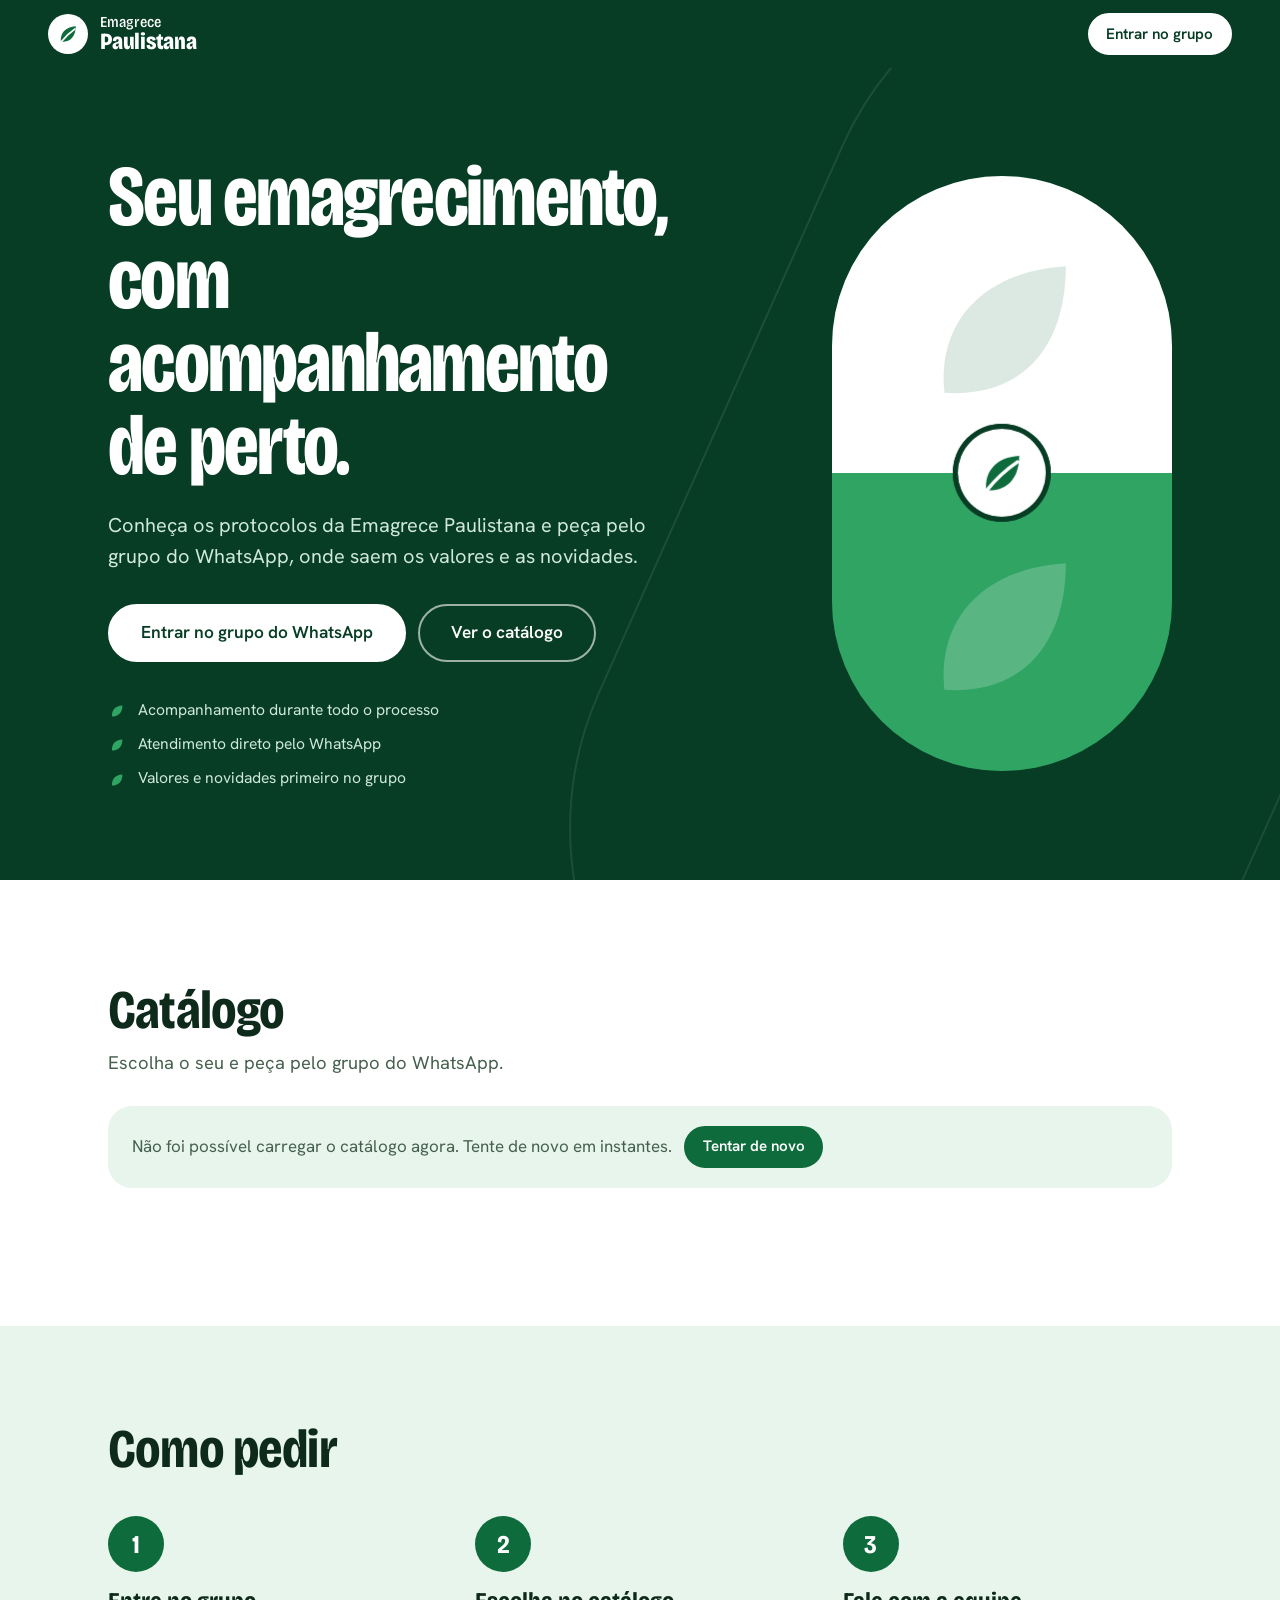
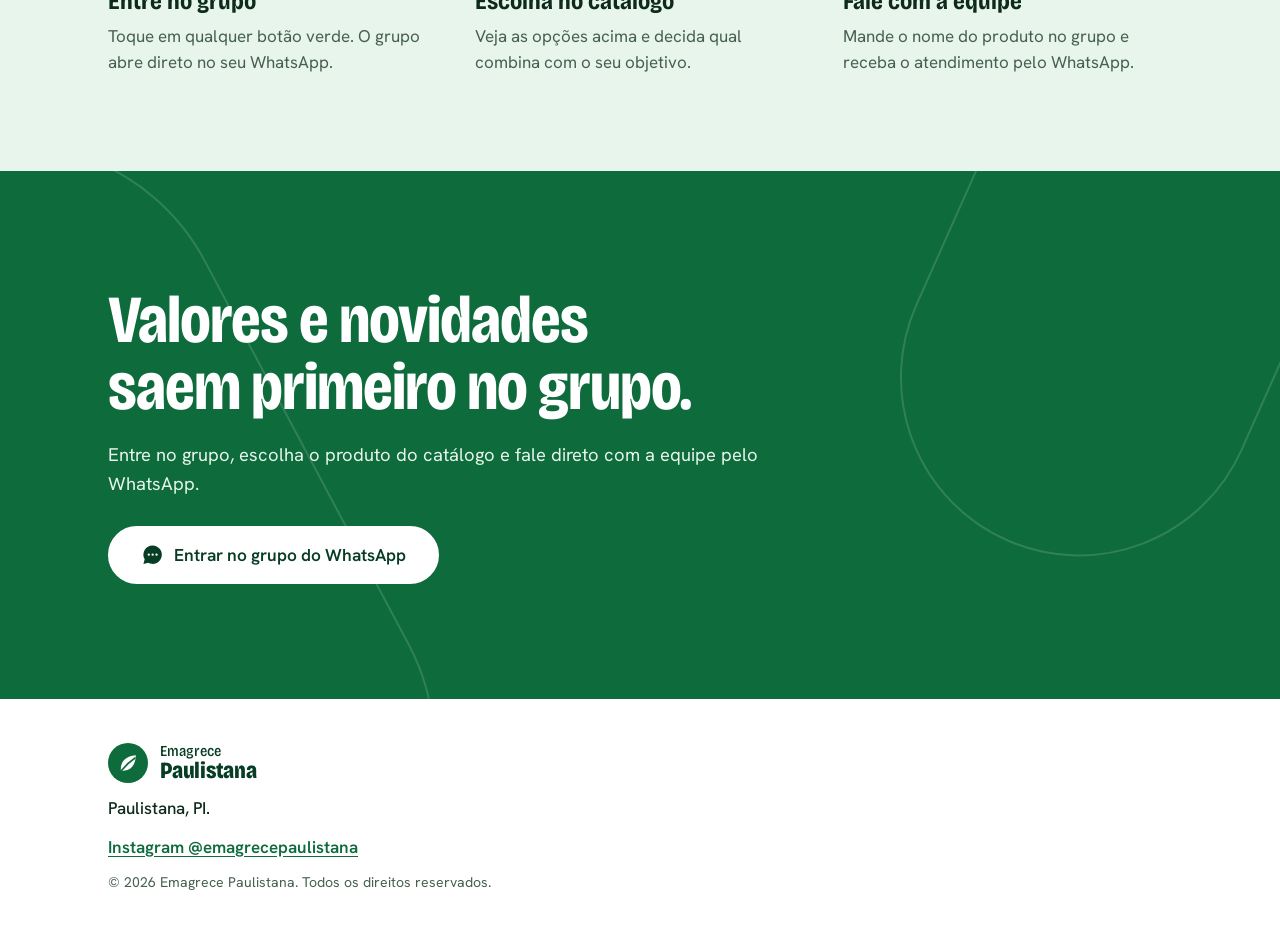
<file: index.html>
<!doctype html>
<html lang="pt-BR">
<head>
  <meta charset="utf-8">
  <meta name="viewport" content="width=device-width, initial-scale=1">
  <title>Emagrece Paulistana | Catálogo e grupo no WhatsApp</title>
  <meta name="description" content="Catálogo da Emagrece Paulistana (Paulistana, PI). Veja os protocolos e peça pelo nosso grupo no WhatsApp, onde saem os valores e as novidades.">
  <meta name="theme-color" content="#073D24">

  <meta property="og:type" content="website">
  <meta property="og:locale" content="pt_BR">
  <meta property="og:site_name" content="Emagrece Paulistana">
  <meta property="og:title" content="Emagrece Paulistana | Catálogo e grupo no WhatsApp">
  <meta property="og:description" content="Veja o catálogo e peça pelo nosso grupo no WhatsApp.">
  <meta property="og:url" content="https://emagrece-paulistana.github.io/">
  <meta property="og:image" content="https://emagrece-paulistana.github.io/assets/og-image.png">
  <meta property="og:image:width" content="1200">
  <meta property="og:image:height" content="630">
  <meta name="twitter:card" content="summary_large_image">

  <link rel="icon" href="assets/favicon.svg" type="image/svg+xml">
  <link rel="apple-touch-icon" href="assets/apple-touch-icon.png">

  <link rel="preload" href="assets/fonts/bricolage.woff2" as="font" type="font/woff2" crossorigin>
  <link rel="stylesheet" href="style.css">

  <script type="application/ld+json">
  {
    "@context": "https://schema.org",
    "@type": "Organization",
    "name": "Emagrece Paulistana",
    "url": "https://emagrece-paulistana.github.io/",
    "description": "Catálogo de protocolos e suplementos da Emagrece Paulistana, com valores e novidades no grupo do WhatsApp.",
    "address": { "@type": "PostalAddress", "addressLocality": "Paulistana", "addressRegion": "PI", "addressCountry": "BR" },
    "sameAs": ["https://www.instagram.com/emagrecepaulistana"]
  }
  </script>
</head>
<body>
  <svg width="0" height="0" style="position:absolute" aria-hidden="true" focusable="false">
    <symbol id="folha" viewBox="0 0 40 40"><path d="M9 32C7.5 19 16 9 32 8c0 15-8 25-23 24z"/></symbol>
    <symbol id="zap" viewBox="0 0 24 24"><path fill-rule="evenodd" d="M12 2.5a9.5 9.5 0 0 0-8.2 14.3L2.5 21.5l4.800-1.200A9.500 9.500 0 1 0 12 2.500zM6.800 12a1.200 1.200 0 1 0 2.400 0 1.200 1.200 0 1 0-2.400 0zm4 0a1.200 1.200 0 1 0 2.400 0 1.200 1.200 0 1 0-2.400 0zm4 0a1.200 1.200 0 1 0 2.400 0 1.200 1.200 0 1 0-2.400 0z"/></symbol>
  </svg>

  <a class="skip" href="#catalogo">Pular para o catálogo</a>

  <header class="top">
    <a class="brand" href="#inicio">
      <svg class="brand__mark" viewBox="0 0 40 40" aria-hidden="true" focusable="false">
        <circle cx="20" cy="20" r="20" fill="#fff"/>
        <use href="#folha" x="7" y="7" width="26" height="26" fill="#0E6B3C"/>
        <path d="M13 28c4-5 8-9 14-13" stroke="#fff" stroke-width="1.6" fill="none" stroke-linecap="round"/>
      </svg>
      <span class="brand__text"><span>Emagrece</span><strong>Paulistana</strong></span>
    </a>
    <a class="btn btn--light btn--sm" data-group-link href="#grupo">Entrar no grupo</a>
  </header>

  <main>
    <section class="hero" id="inicio">
      <div class="hero__in">
        <div class="hero__copy">
          <h1 data-s="hero_title">Seu emagrecimento, com acompanhamento de perto.</h1>
          <p class="hero__lead" data-s="hero_text">Conheça os protocolos da Emagrece Paulistana e peça pelo grupo do WhatsApp, onde saem os valores e as novidades.</p>
          <div class="hero__actions">
            <a class="btn btn--light btn--xl" data-group-link href="#grupo">Entrar no grupo do WhatsApp</a>
            <a class="btn btn--ghost btn--xl" href="#catalogo">Ver o catálogo</a>
          </div>
          <ul class="hero__facts">
            <li>Acompanhamento durante todo o processo</li>
            <li>Atendimento direto pelo WhatsApp</li>
            <li>Valores e novidades primeiro no grupo</li>
          </ul>
        </div>

        <div class="capsule" id="capsula" aria-hidden="true">
          <div class="capsule__half capsule__half--top"></div>
          <div class="capsule__half capsule__half--bottom"></div>
          <svg class="capsule__seal" viewBox="0 0 40 40" focusable="false">
            <circle cx="20" cy="20" r="20" fill="#fff"/>
            <use href="#folha" x="7" y="7" width="26" height="26" fill="#0E6B3C"/>
            <path d="M13 28c4-5 8-9 14-13" stroke="#fff" stroke-width="1.6" fill="none" stroke-linecap="round"/>
          </svg>
        </div>
      </div>
    </section>

    <section class="catalog" id="catalogo" aria-labelledby="catalogo-titulo">
      <div class="wrap">
        <div class="catalog__head">
          <h2 id="catalogo-titulo">Catálogo</h2>
          <p>Escolha o seu e peça pelo grupo do WhatsApp.</p>
        </div>
        <p class="catalog__status" id="status" role="status">Carregando o catálogo...</p>
        <ul class="grid" id="produtos"></ul>
        <noscript><p class="catalog__status">Ative o JavaScript do navegador para ver o catálogo.</p></noscript>
      </div>
    </section>

    <section class="steps" aria-labelledby="passos-titulo">
      <div class="wrap">
        <h2 id="passos-titulo">Como pedir</h2>
        <ol class="steps__list">
          <li>
            <span class="steps__n" aria-hidden="true">1</span>
            <h3>Entre no grupo</h3>
            <p>Toque em qualquer botão verde. O grupo abre direto no seu WhatsApp.</p>
          </li>
          <li>
            <span class="steps__n" aria-hidden="true">2</span>
            <h3>Escolha no catálogo</h3>
            <p>Veja as opções acima e decida qual combina com o seu objetivo.</p>
          </li>
          <li>
            <span class="steps__n" aria-hidden="true">3</span>
            <h3>Fale com a equipe</h3>
            <p>Mande o nome do produto no grupo e receba o atendimento pelo WhatsApp.</p>
          </li>
        </ol>
      </div>
    </section>

    <section class="vip" id="grupo">
      <div class="wrap vip__in">
        <h2 data-s="group_title">Valores e novidades saem primeiro no grupo.</h2>
        <p data-s="group_text">Entre no grupo, escolha o produto do catálogo e fale direto com a equipe pelo WhatsApp.</p>
        <a class="btn btn--light btn--xl" data-group-link href="#grupo">
          <svg class="ico" aria-hidden="true" focusable="false"><use href="#zap"/></svg>
          Entrar no grupo do WhatsApp
        </a>
      </div>
    </section>
  </main>

  <footer class="foot">
    <div class="wrap foot__in">
      <a class="brand brand--dark" href="#inicio">
        <svg class="brand__mark" viewBox="0 0 40 40" aria-hidden="true" focusable="false">
          <circle cx="20" cy="20" r="20" fill="#0E6B3C"/>
          <use href="#folha" x="7" y="7" width="26" height="26" fill="#fff"/>
          <path d="M13 28c4-5 8-9 14-13" stroke="#0E6B3C" stroke-width="1.6" fill="none" stroke-linecap="round"/>
        </svg>
        <span class="brand__text"><span>Emagrece</span><strong>Paulistana</strong></span>
      </a>
      <p class="foot__note" data-s="footer_note">Paulistana, PI.</p>
      <p><a id="instagram" href="https://www.instagram.com/emagrecepaulistana" target="_blank" rel="noopener">Instagram @emagrecepaulistana</a></p>
      <p class="foot__legal">&copy; 2026 Emagrece Paulistana. Todos os direitos reservados.</p>
    </div>
  </footer>

  <a class="float" id="flutuante" data-group-link href="#grupo">
    <svg class="ico" aria-hidden="true" focusable="false"><use href="#zap"/></svg>
    Entrar no grupo do WhatsApp
  </a>

  <div class="toast" role="status" hidden></div>
  <script src="script.js" defer></script>
</body>
</html>
</file>
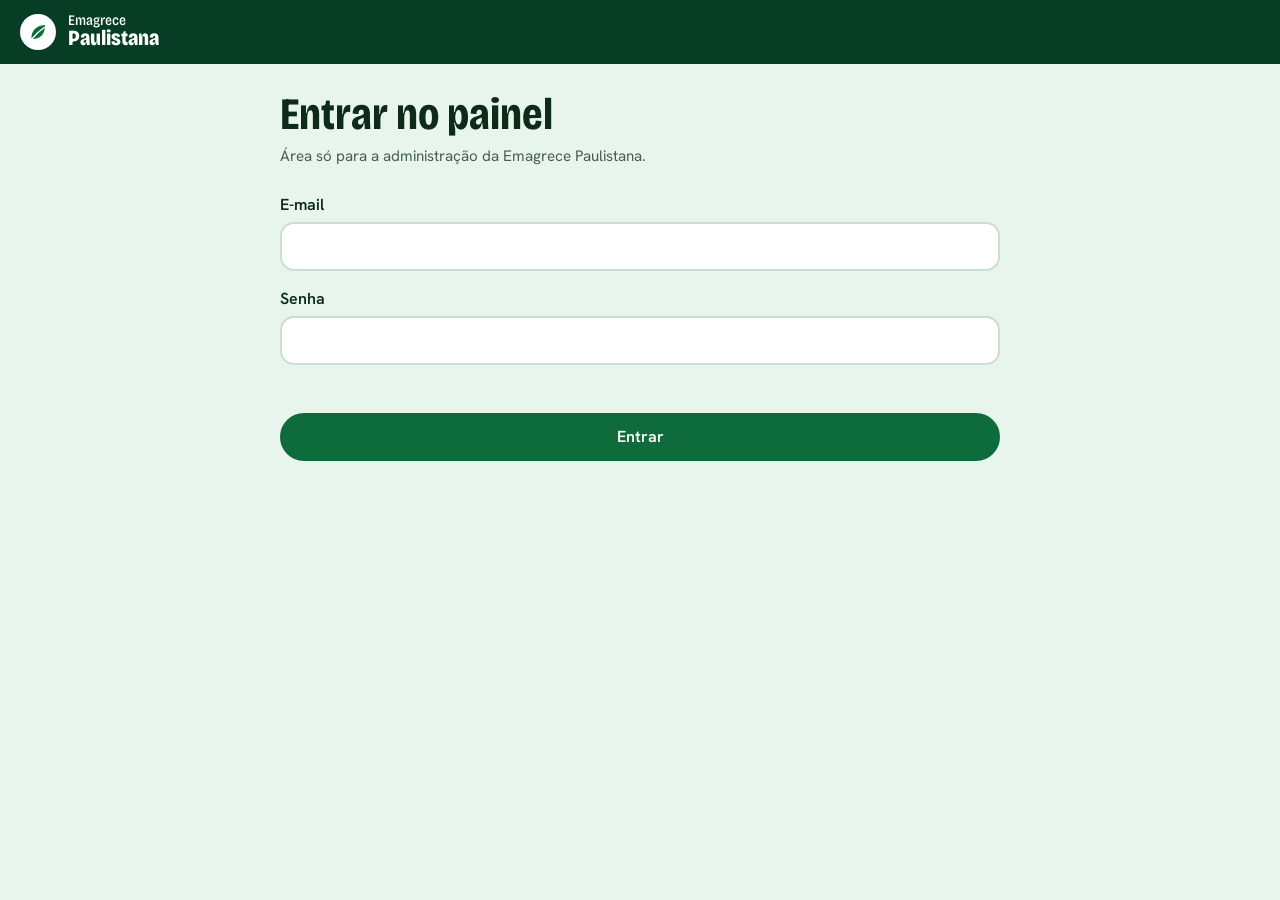
<file: admin/index.html>
<!doctype html>
<html lang="pt-BR">
<head>
  <meta charset="utf-8">
  <meta name="viewport" content="width=device-width, initial-scale=1">
  <title>Painel | Emagrece Paulistana</title>
  <meta name="robots" content="noindex, nofollow">
  <meta name="theme-color" content="#073D24">
  <link rel="icon" href="../assets/favicon.svg" type="image/svg+xml">
  <link rel="stylesheet" href="admin.css">
</head>
<body>
  <header class="bar">
    <span class="brand">
      <svg class="brand__mark" viewBox="0 0 40 40" aria-hidden="true" focusable="false">
        <circle cx="20" cy="20" r="20" fill="#fff"/>
        <path fill="#0E6B3C" d="M9 32C7.5 19 16 9 32 8c0 15-8 25-23 24z" transform="translate(7 7) scale(.65)"/>
        <path d="M13 28c4-5 8-9 14-13" stroke="#fff" stroke-width="1.6" fill="none" stroke-linecap="round"/>
      </svg>
      <span class="brand__text"><span>Emagrece</span><strong>Paulistana</strong></span>
    </span>
    <button type="button" class="btn btn--ghost btn--sm" id="sair" hidden>Sair</button>
  </header>

  <main class="wrap">
    <p id="carregando" role="status">Carregando...</p>

    <section id="sem-banco" hidden>
      <h1>Painel ainda não conectado</h1>
      <p class="hint">O banco de dados do site ainda não foi configurado. Peça a quem montou o site para concluir a configuração (passo a passo no README do projeto).</p>
    </section>

    <section id="login" hidden aria-labelledby="login-titulo">
      <h1 id="login-titulo">Entrar no painel</h1>
      <p class="hint">Área só para a administração da Emagrece Paulistana.</p>
      <form id="login-form" class="stack" autocomplete="on">
        <label for="l-email">E-mail</label>
        <input id="l-email" type="email" autocomplete="username" required>
        <label for="l-senha">Senha</label>
        <input id="l-senha" type="password" autocomplete="current-password" required>
        <p class="erro" id="login-erro" role="alert"></p>
        <button type="submit" class="btn" id="login-btn">Entrar</button>
      </form>
    </section>

    <section id="painel" hidden>
      <div class="tabs" role="tablist" aria-label="Áreas do painel">
        <button type="button" role="tab" id="tab-produtos" aria-selected="true" aria-controls="aba-produtos">Produtos</button>
        <button type="button" role="tab" id="tab-info" aria-selected="false" aria-controls="aba-info" tabindex="-1">Informações do site</button>
      </div>

      <div id="aba-produtos" role="tabpanel" aria-labelledby="tab-produtos">
        <div class="head">
          <h1>Produtos</h1>
          <button type="button" class="btn" id="novo">Novo produto</button>
        </div>
        <p class="hint">A ordem desta lista é a ordem do site. Produto escondido não aparece para os clientes.</p>
        <p class="msg" id="msg" role="status"></p>
        <ol class="lista" id="lista"></ol>
      </div>

      <div id="aba-info" role="tabpanel" aria-labelledby="tab-info" hidden>
        <h1>Informações do site</h1>
        <p class="hint">Mudou aqui, muda no site na hora. Campo vazio volta ao texto padrão.</p>
        <form id="info-form" class="stack" novalidate>
          <label for="i-grupo">Link do grupo do WhatsApp</label>
          <input id="i-grupo" type="url" inputmode="url" maxlength="300" placeholder="https://chat.whatsapp.com/...">
          <p class="hint">Todos os botões do site levam para este link. No WhatsApp: abra o grupo, toque em "Convidar via link" e copie.</p>

          <h2>Topo do site</h2>
          <label for="i-titulo">Título</label>
          <input id="i-titulo" maxlength="120">
          <label for="i-texto">Texto abaixo do título</label>
          <textarea id="i-texto" rows="3" maxlength="240"></textarea>

          <div class="foto">
            <div class="foto__box foto__box--capsula">
              <img id="i-prev" alt="" hidden>
              <span id="i-vazio">Sem foto</span>
            </div>
            <div class="foto__acoes">
              <input id="i-foto" type="file" accept="image/*" class="visually-hidden">
              <label class="btn btn--sm" for="i-foto">Escolher foto do topo</label>
              <button type="button" class="btn btn--ghost-dark btn--sm" id="i-remover" hidden>Tirar foto</button>
              <p class="hint">Aparece dentro da cápsula, em pé. Sem foto, fica o desenho padrão.</p>
            </div>
          </div>

          <h2>Bloco do grupo</h2>
          <label for="i-gtitulo">Título</label>
          <input id="i-gtitulo" maxlength="120">
          <label for="i-gtexto">Texto</label>
          <textarea id="i-gtexto" rows="3" maxlength="240"></textarea>

          <h2>Rodapé</h2>
          <label for="i-insta">Instagram (sem o @)</label>
          <input id="i-insta" maxlength="60" autocapitalize="none" placeholder="emagrecepaulistana">
          <label for="i-rodape">Cidade, horário ou outro aviso</label>
          <input id="i-rodape" maxlength="160">

          <p class="erro" id="i-erro" role="alert"></p>
          <p class="msg" id="i-msg" role="status"></p>
          <button type="submit" class="btn" id="i-salvar">Salvar informações</button>
        </form>
      </div>

      <p class="rodape"><a href="../">Ver o site</a></p>
    </section>
  </main>

  <dialog id="dlg" aria-labelledby="dlg-titulo">
    <form id="form" class="stack" novalidate>
      <h2 id="dlg-titulo">Novo produto</h2>

      <div class="foto">
        <div class="foto__box">
          <img id="f-prev" alt="" hidden>
          <span id="f-vazio">Sem foto</span>
        </div>
        <div class="foto__acoes">
          <input id="f-foto" type="file" accept="image/*" class="visually-hidden">
          <label class="btn btn--sm" for="f-foto">Escolher foto</label>
          <button type="button" class="btn btn--ghost-dark btn--sm" id="f-remover" hidden>Tirar foto</button>
        </div>
      </div>

      <label for="f-nome">Nome do produto</label>
      <input id="f-nome" maxlength="120" required>

      <label for="f-desc">Descrição (opcional)</label>
      <textarea id="f-desc" rows="3" maxlength="300"></textarea>

      <div class="duas">
        <div>
          <label for="f-preco">Preço (R$)</label>
          <input id="f-preco" inputmode="decimal" placeholder="Ex.: 270,00">
        </div>
        <div>
          <label for="f-promo">Preço promocional (R$)</label>
          <input id="f-promo" inputmode="decimal" placeholder="Ex.: 240,00">
        </div>
      </div>
      <p class="hint">Sem preço, o cartão mostra "Consulte no grupo". Com promoção, o preço normal aparece riscado.</p>

      <label class="check"><input id="f-ativo" type="checkbox" checked> Mostrar este produto no site</label>

      <p class="erro" id="f-erro" role="alert"></p>
      <div class="botoes">
        <button type="button" class="btn btn--ghost-dark" id="f-cancelar">Cancelar</button>
        <button type="submit" class="btn" id="f-salvar">Salvar</button>
      </div>
    </form>
  </dialog>

  <script src="admin.js" defer></script>
</body>
</html>
</file>
<file: style.css>
/* Emagrece Paulistana — verde e branco, tema cápsula, catálogo em primeiro plano */

@font-face {
  font-family: "Bricolage Grotesque";
  src: url(assets/fonts/bricolage.woff2) format("woff2");
  font-weight: 200 800;
  font-stretch: 75% 100%;
  font-display: swap;
}
@font-face {
  font-family: "Hanken Grotesk";
  src: url(assets/fonts/hanken.woff2) format("woff2");
  font-weight: 400 600;
  font-display: swap;
}

:root {
  --folha: #0e6b3c;
  --folha-escura: #0a5430;
  --mata: #073d24;
  --viva: #2fa463;
  --menta: #e8f5ec;
  --menta-2: #cfe8d8;
  --branco: #fff;
  --tinta: #0d2a1b;
  --cinza: #46604f;
  --display: "Bricolage Grotesque", "Arial Narrow", system-ui, sans-serif;
  --texto: "Hanken Grotesk", system-ui, -apple-system, "Segoe UI", sans-serif;
  --gutter: clamp(20px, 5vw, 48px);
}

*, *::before, *::after { box-sizing: border-box; }
[hidden] { display: none !important; }
html { scroll-behavior: smooth; scroll-padding-top: 76px; -webkit-text-size-adjust: 100%; }
body {
  margin: 0;
  background: var(--branco);
  color: var(--tinta);
  font-family: var(--texto);
  font-size: 1.0625rem;
  line-height: 1.55;
}
h1, h2, h3, p, ul, ol { margin: 0; }
ul, ol { padding: 0; list-style: none; }
img, svg { display: block; max-width: 100%; }
a { color: inherit; }

:focus-visible { outline: 3px solid var(--viva); outline-offset: 3px; }
.hero :focus-visible, .vip :focus-visible, .top :focus-visible, .float:focus-visible { outline-color: var(--branco); }

.sr, .visually-hidden {
  position: absolute; width: 1px; height: 1px; overflow: hidden; clip-path: inset(50%); white-space: nowrap;
}
.skip {
  position: absolute; left: 12px; top: -60px; z-index: 50;
  padding: 10px 16px; border-radius: 999px; background: var(--branco); color: var(--mata); font-weight: 600;
}
.skip:focus { top: 12px; }

.wrap { width: 100%; max-width: 1160px; margin-inline: auto; padding-inline: var(--gutter); }
.ico { width: 1.35em; height: 1.35em; flex: none; fill: currentColor; }

/* ---------- botões (formato cápsula) ---------- */
.btn {
  display: inline-flex; align-items: center; justify-content: center; gap: 0.55em;
  min-height: 48px; padding: 0.7em 1.5em;
  border: 2px solid var(--folha); border-radius: 999px;
  background: var(--folha); color: var(--branco);
  font: 600 1rem/1.1 var(--texto); text-align: center; text-decoration: none; cursor: pointer;
  transition: background-color 0.15s, color 0.15s, border-color 0.15s;
}
.btn:hover { background: var(--mata); border-color: var(--mata); }
.btn--sm { min-height: 42px; padding: 0.5em 1.1em; font-size: 0.95rem; }
.btn--xl { min-height: 58px; padding: 0.8em 1.8em; font-size: 1.08rem; }
.btn--light { background: var(--branco); border-color: var(--branco); color: var(--mata); }
.btn--light:hover { background: var(--menta); border-color: var(--menta); color: var(--mata); }
.btn--ghost { background: transparent; border-color: rgba(255, 255, 255, 0.6); color: var(--branco); }
.btn--ghost:hover { background: rgba(255, 255, 255, 0.12); border-color: var(--branco); }
.btn--block { width: 100%; }

/* ---------- topo ---------- */
.top {
  position: sticky; top: 0; z-index: 20;
  display: flex; align-items: center; justify-content: space-between; gap: 12px;
  min-height: 68px; padding: 8px var(--gutter);
  background: var(--mata); color: var(--branco);
}
.brand { display: inline-flex; align-items: center; gap: 12px; text-decoration: none; }
.brand__mark { width: 40px; height: 40px; flex: none; }
.brand__text { display: flex; flex-direction: column; line-height: 1; font-family: var(--display); }
.brand__text span { font-size: 0.95rem; font-weight: 500; font-stretch: 85%; }
.brand__text strong { font-size: 1.45rem; font-weight: 800; font-stretch: 80%; letter-spacing: -0.01em; }
.brand--dark { color: var(--mata); }

/* ---------- hero ---------- */
.hero { position: relative; overflow: hidden; background: var(--mata); color: var(--branco); }
.hero::before {
  /* cápsula grande de contorno, só decoração */
  content: ""; position: absolute; right: -6%; top: -18%;
  width: 52%; aspect-ratio: 1 / 1.9; border-radius: 999px;
  border: 2px solid rgba(255, 255, 255, 0.09); transform: rotate(24deg); pointer-events: none;
}
.hero__in {
  position: relative; display: grid; grid-template-columns: minmax(0, 1.2fr) minmax(0, 0.8fr);
  gap: clamp(32px, 6vw, 72px); align-items: center;
  max-width: 1160px; margin-inline: auto;
  padding: clamp(40px, 7vw, 88px) var(--gutter) clamp(48px, 7vw, 96px);
}
h1 {
  font-family: var(--display);
  font-size: clamp(2.7rem, 7vw, 5.4rem);
  font-weight: 700; font-stretch: 78%;
  line-height: 0.96; letter-spacing: -0.02em;
  text-wrap: balance;
}
.hero__lead { max-width: 34em; margin-top: 22px; font-size: clamp(1.08rem, 2vw, 1.25rem); color: var(--menta-2); }
.hero__actions { display: flex; flex-wrap: wrap; gap: 12px; margin-top: 32px; }
.hero__facts { display: grid; gap: 10px; margin-top: 36px; color: var(--menta-2); font-size: 0.98rem; }
.hero__facts li { position: relative; padding-left: 30px; }
.hero__facts li::before {
  content: ""; position: absolute; left: 0; top: 0.28em; width: 18px; height: 18px;
  background: var(--viva);
  -webkit-mask: url("data:image/svg+xml,%3Csvg xmlns='http://www.w3.org/2000/svg' viewBox='0 0 40 40'%3E%3Cpath d='M9 32C7.5 19 16 9 32 8c0 15-8 25-23 24z'/%3E%3C/svg%3E") center / contain no-repeat;
  mask: url("data:image/svg+xml,%3Csvg xmlns='http://www.w3.org/2000/svg' viewBox='0 0 40 40'%3E%3Cpath d='M9 32C7.5 19 16 9 32 8c0 15-8 25-23 24z'/%3E%3C/svg%3E") center / contain no-repeat;
}

/* cápsula: dois meios que se encaixam ao abrir a página; com foto, a foto ocupa a cápsula inteira */
.capsule {
  position: relative; justify-self: end; width: min(100%, 340px); aspect-ratio: 1 / 1.75;
  border-radius: 999px; overflow: hidden; background: var(--folha);
}
.capsule__half { position: absolute; left: 0; right: 0; height: 50%; }
.capsule__half--top { top: 0; background: var(--branco); animation: cap-top 0.9s cubic-bezier(0.2, 0.8, 0.2, 1) both; }
.capsule__half--bottom { bottom: 0; background: var(--viva); animation: cap-bottom 0.9s cubic-bezier(0.2, 0.8, 0.2, 1) both; }
.capsule__half--top::after, .capsule__half--bottom::after {
  content: ""; position: absolute; inset: 0; opacity: 0.14;
  background: url("data:image/svg+xml,%3Csvg xmlns='http://www.w3.org/2000/svg' viewBox='0 0 40 40'%3E%3Cpath fill='%230e6b3c' d='M9 32C7.5 19 16 9 32 8c0 15-8 25-23 24z'/%3E%3C/svg%3E") 50% 55% / 62% no-repeat;
}
.capsule__half--bottom::after { opacity: 0.2; background-image: url("data:image/svg+xml,%3Csvg xmlns='http://www.w3.org/2000/svg' viewBox='0 0 40 40'%3E%3Cpath fill='%23ffffff' d='M9 32C7.5 19 16 9 32 8c0 15-8 25-23 24z'/%3E%3C/svg%3E"); }
.capsule__seal {
  position: absolute; left: 50%; top: 50%; width: 26%; transform: translate(-50%, -50%);
  filter: drop-shadow(0 0 0 var(--mata)); border-radius: 50%; box-shadow: 0 0 0 5px var(--mata);
  animation: cap-seal 0.5s 0.7s ease-out both;
}
.capsule.has-photo .capsule__half, .capsule.has-photo .capsule__seal { display: none; }
.capsule img { position: absolute; inset: 0; width: 100%; height: 100%; object-fit: cover; }
@keyframes cap-top { from { transform: translateY(-62%); } to { transform: none; } }
@keyframes cap-bottom { from { transform: translateY(62%); } to { transform: none; } }
@keyframes cap-seal { from { opacity: 0; transform: translate(-50%, -50%) scale(0.5); } to { opacity: 1; transform: translate(-50%, -50%); } }

/* ---------- catálogo ---------- */
.catalog { padding: clamp(56px, 8vw, 104px) 0; background: var(--branco); }
.catalog__head { max-width: 40em; }
h2 {
  font-family: var(--display);
  font-size: clamp(2.1rem, 4.6vw, 3.4rem);
  font-weight: 700; font-stretch: 82%;
  line-height: 1; letter-spacing: -0.015em; text-wrap: balance;
}
.catalog__head p { margin-top: 12px; color: var(--cinza); font-size: 1.15rem; }
.catalog__status {
  margin-top: 28px; padding: 20px 24px; border-radius: 24px;
  background: var(--menta); color: var(--cinza);
}
.catalog__status .btn { margin-left: 12px; }
.grid {
  display: grid; grid-template-columns: repeat(auto-fill, minmax(min(100%, 270px), 1fr));
  gap: clamp(16px, 2.4vw, 28px); margin-top: 36px;
}
.card {
  display: flex; flex-direction: column;
  border: 2px solid var(--menta-2); border-radius: 32px; padding: 12px;
  background: var(--branco);
}
.media {
  position: relative; aspect-ratio: 1 / 1; border-radius: 22px; overflow: hidden;
  background: var(--menta) url("data:image/svg+xml,%3Csvg xmlns='http://www.w3.org/2000/svg' viewBox='0 0 40 40'%3E%3Cpath fill='%230e6b3c' fill-opacity='0.16' d='M9 32C7.5 19 16 9 32 8c0 15-8 25-23 24z'/%3E%3C/svg%3E") center / 44% no-repeat;
}
.media img { position: absolute; inset: 0; width: 100%; height: 100%; object-fit: cover; }
.card__body { display: flex; flex: 1; flex-direction: column; gap: 8px; padding: 18px 10px 8px; }
.card h3 {
  font-family: var(--display); font-size: 1.55rem; font-weight: 700; font-stretch: 85%; line-height: 1.05; letter-spacing: -0.01em;
  overflow-wrap: anywhere;
}
.card__body > p { color: var(--cinza); font-size: 0.98rem; overflow-wrap: anywhere; }
.card__foot { display: flex; flex-direction: column; gap: 14px; margin-top: auto; padding-top: 12px; }
.price { font-family: var(--display); font-weight: 700; font-stretch: 85%; color: var(--folha); font-size: 1.15rem; }
.price__now { font-size: 2.1rem; line-height: 1; letter-spacing: -0.02em; }
.price__old { margin-right: 10px; color: var(--cinza); font-size: 1.1rem; font-weight: 500; }

/* ---------- como pedir ---------- */
.steps { padding: clamp(56px, 8vw, 96px) 0; background: var(--menta); }
.steps__list { display: grid; grid-template-columns: repeat(3, minmax(0, 1fr)); gap: clamp(20px, 3vw, 40px); margin-top: 40px; }
.steps__list li { display: flex; flex-direction: column; gap: 8px; }
.steps__n {
  display: grid; place-items: center; width: 56px; height: 56px; margin-bottom: 8px;
  border-radius: 999px; background: var(--folha); color: var(--branco);
  font: 700 1.6rem/1 var(--display); font-stretch: 85%;
}
.steps h3 { font-family: var(--display); font-size: 1.5rem; font-weight: 700; font-stretch: 85%; line-height: 1.1; }
.steps p { color: var(--cinza); max-width: 28em; }

/* ---------- grupo ---------- */
.vip { position: relative; overflow: hidden; padding: clamp(64px, 9vw, 120px) 0; background: var(--folha); color: var(--branco); }
.vip::before, .vip::after {
  content: ""; position: absolute; border-radius: 999px; border: 2px solid rgba(255, 255, 255, 0.14); pointer-events: none;
}
.vip::before { left: -8%; bottom: -55%; width: 34%; aspect-ratio: 1 / 2; transform: rotate(-28deg); }
.vip::after { right: -4%; top: -60%; width: 28%; aspect-ratio: 1 / 2; transform: rotate(24deg); }
.vip__in { position: relative; display: flex; flex-direction: column; align-items: flex-start; gap: 20px; }
.vip h2 { max-width: 14em; font-size: clamp(2.3rem, 5.6vw, 4.2rem); }
.vip p { max-width: 36em; color: var(--menta); font-size: 1.15rem; }
.vip .btn { margin-top: 8px; }

/* ---------- rodapé ---------- */
.foot { padding: 44px 0 56px; background: var(--branco); }
.foot__in { display: flex; flex-direction: column; align-items: flex-start; gap: 12px; }
.foot__note { color: var(--tinta); font-weight: 500; }
.foot a:not(.brand) { color: var(--folha); font-weight: 600; text-underline-offset: 3px; }
.foot__legal { max-width: 46em; color: var(--cinza); font-size: 0.88rem; }

/* ---------- botão fixo no celular ---------- */
.float {
  position: fixed; left: 16px; right: 16px; bottom: calc(14px + env(safe-area-inset-bottom)); z-index: 30;
  display: none; align-items: center; justify-content: center; gap: 0.55em;
  min-height: 56px; padding: 0.7em 1.2em; border-radius: 999px;
  background: var(--folha); color: var(--branco); border: 2px solid var(--branco);
  font: 600 1.02rem/1.1 var(--texto); text-decoration: none;
  box-shadow: 0 10px 28px rgba(7, 61, 36, 0.35);
  transition: opacity 0.2s, transform 0.2s;
}
.float.is-hidden { opacity: 0; transform: translateY(20px); pointer-events: none; }

.toast {
  position: fixed; left: 50%; bottom: 96px; z-index: 40; transform: translateX(-50%);
  max-width: calc(100% - 32px); padding: 14px 22px; border-radius: 999px;
  background: var(--tinta); color: var(--branco); font-weight: 600; text-align: center;
}

@media (max-width: 860px) {
  .hero__in { grid-template-columns: 1fr; }
  .capsule { justify-self: start; width: min(46%, 200px); aspect-ratio: 1 / 1.75; }
  .steps__list { grid-template-columns: 1fr; }
}
@media (max-width: 720px) {
  .float { display: inline-flex; }
  body { padding-bottom: 84px; }
  .hero__actions .btn { flex: 1 1 100%; }
  .catalog__status .btn { margin: 12px 0 0; display: flex; }
}
@media (prefers-reduced-motion: reduce) {
  html { scroll-behavior: auto; }
  .capsule__half, .capsule__seal { animation: none; }
  .btn, .float { transition: none; }
}
</file>
<file: admin/admin.css>
/* Painel da Emagrece Paulistana — claro, simples, feito para o celular */

@font-face {
  font-family: "Bricolage Grotesque";
  src: url(../assets/fonts/bricolage.woff2) format("woff2");
  font-weight: 200 800;
  font-stretch: 75% 100%;
  font-display: swap;
}
@font-face {
  font-family: "Hanken Grotesk";
  src: url(../assets/fonts/hanken.woff2) format("woff2");
  font-weight: 400 600;
  font-display: swap;
}

:root {
  --folha: #0e6b3c;
  --mata: #073d24;
  --viva: #2fa463;
  --menta: #e8f5ec;
  --linha: #c9dfd0;
  --branco: #fff;
  --tinta: #0d2a1b;
  --cinza: #46604f;
  --erro: #a3201c;
  --display: "Bricolage Grotesque", "Arial Narrow", system-ui, sans-serif;
  --texto: "Hanken Grotesk", system-ui, -apple-system, "Segoe UI", sans-serif;
}

*, *::before, *::after { box-sizing: border-box; }
[hidden] { display: none !important; }
html { -webkit-text-size-adjust: 100%; }
body {
  margin: 0;
  background: var(--menta);
  color: var(--tinta);
  font-family: var(--texto);
  font-size: 1rem;
  line-height: 1.45;
}
h1, h2, p, ol { margin: 0; }
ol { padding: 0; list-style: none; }
a { color: var(--folha); }

:focus-visible { outline: 3px solid var(--tinta); outline-offset: 3px; }
.bar :focus-visible { outline-color: var(--branco); }
.visually-hidden {
  position: absolute; width: 1px; height: 1px; overflow: hidden; clip-path: inset(50%); white-space: nowrap;
}

/* ---------- topo ---------- */
.bar {
  position: sticky; top: 0; z-index: 10;
  display: flex; align-items: center; justify-content: space-between; gap: 12px;
  min-height: 64px; padding: 8px 20px;
  background: var(--mata); color: var(--branco);
}
.brand { display: inline-flex; align-items: center; gap: 12px; }
.brand__mark { width: 36px; height: 36px; flex: none; }
.brand__text { display: flex; flex-direction: column; line-height: 1; font-family: var(--display); }
.brand__text span { font-size: 0.9rem; font-weight: 500; font-stretch: 85%; }
.brand__text strong { font-size: 1.35rem; font-weight: 800; font-stretch: 80%; }

.wrap { max-width: 760px; margin: 0 auto; padding: 28px 20px 64px; }

h1 {
  font-family: var(--display);
  font-size: clamp(2rem, 7vw, 2.8rem);
  font-weight: 700; font-stretch: 82%;
  line-height: 1;
}
h2 { margin-top: 28px; font-family: var(--display); font-size: 1.5rem; font-weight: 700; font-stretch: 85%; line-height: 1.1; }
dialog h2 { margin-top: 0; }
.hint { color: var(--cinza); font-size: 0.95rem; margin: 8px 0 16px; }
.head { display: flex; flex-wrap: wrap; align-items: center; justify-content: space-between; gap: 12px; }
.rodape { margin-top: 32px; }

/* ---------- abas ---------- */
.tabs { display: flex; gap: 8px; margin-bottom: 24px; padding: 6px; border-radius: 999px; background: var(--branco); }
.tabs button {
  flex: 1; min-height: 44px; padding: 0.5em 1em; border: 0; border-radius: 999px;
  background: transparent; color: var(--cinza); font: 600 1rem/1.1 var(--texto); cursor: pointer;
}
.tabs button[aria-selected="true"] { background: var(--folha); color: var(--branco); }

/* ---------- botões ---------- */
.btn {
  display: inline-flex; align-items: center; justify-content: center;
  min-height: 48px; padding: 0.6em 1.4em;
  border: 2px solid var(--folha); border-radius: 999px;
  background: var(--folha); color: var(--branco);
  font: 600 1rem/1.1 var(--texto); text-align: center; text-decoration: none; cursor: pointer;
}
.btn:hover { background: var(--mata); border-color: var(--mata); }
.btn--sm { min-height: 40px; padding: 0.45em 1em; font-size: 0.92rem; }
.btn--ghost { background: transparent; border-color: rgba(255, 255, 255, 0.55); }
.btn--ghost:hover { background: var(--branco); color: var(--mata); border-color: var(--branco); }
.btn--ghost-dark { background: transparent; color: var(--folha); }
.btn--ghost-dark:hover { background: var(--folha); color: var(--branco); }
.btn[disabled], button[disabled] { opacity: 0.4; cursor: not-allowed; }

/* ---------- formulários ---------- */
.stack { display: flex; flex-direction: column; gap: 6px; }
label { font-weight: 600; margin-top: 10px; }
input, textarea {
  width: 100%; padding: 12px 14px;
  border: 2px solid var(--linha); border-radius: 14px;
  background: var(--branco); color: var(--tinta);
  font: 400 1rem/1.3 var(--texto);
}
input:focus, textarea:focus { border-color: var(--folha); outline: none; box-shadow: 0 0 0 3px rgba(14, 107, 60, 0.2); }
.erro { min-height: 1.4em; margin-top: 6px; color: var(--erro); font-weight: 600; }
.duas { display: grid; grid-template-columns: 1fr 1fr; gap: 12px; }
.check { display: flex; align-items: center; gap: 10px; margin-top: 14px; }
.check input { width: 22px; height: 22px; accent-color: var(--folha); }
.botoes { display: flex; flex-wrap: wrap; gap: 12px; margin-top: 8px; }
.botoes .btn { flex: 1 1 140px; }
#login-btn, #i-salvar { margin-top: 8px; }
.msg { min-height: 1.4em; margin-bottom: 8px; font-weight: 600; color: var(--folha); }
.msg.is-erro { color: var(--erro); }
#i-msg { margin: 0; }

/* ---------- lista ---------- */
.lista { display: flex; flex-direction: column; gap: 12px; }
.item {
  display: grid; grid-template-columns: 84px 1fr; gap: 12px 14px; align-items: start;
  padding: 14px; background: var(--branco); border-radius: 24px;
}
.item.is-off { background: #dfe9e2; }
.item.is-off .thumb, .item.is-off .info { opacity: 0.6; }
.thumb {
  width: 84px; height: 84px; border-radius: 16px; overflow: hidden;
  background: var(--menta); display: grid; place-items: center; color: var(--cinza); font-size: 0.75rem;
}
.thumb img { width: 100%; height: 100%; object-fit: cover; display: block; }
.info { display: flex; flex-direction: column; gap: 2px; min-width: 0; }
.info strong { font-size: 1.1rem; overflow-wrap: anywhere; }
.info .preco { color: var(--cinza); font-size: 0.95rem; }
.info .preco s { margin-right: 6px; }
.info .preco b { color: var(--folha); }
.badge {
  align-self: flex-start; margin-top: 4px; padding: 2px 10px;
  border-radius: 999px; background: var(--mata); color: var(--branco); font-size: 0.8rem; font-weight: 600;
}
.acoes { grid-column: 1 / -1; display: flex; flex-wrap: wrap; gap: 8px; }
.acoes .btn { flex: 1 1 auto; min-width: 84px; }
.vazio { padding: 28px 20px; background: var(--branco); border-radius: 24px; color: var(--cinza); }

/* ---------- janela de cadastro ---------- */
dialog {
  width: min(560px, calc(100% - 24px)); max-height: calc(100% - 24px);
  padding: 22px; border: 0; border-radius: 28px; background: var(--menta); color: var(--tinta);
}
dialog::backdrop { background: rgba(7, 61, 36, 0.7); }
.foto { display: flex; flex-wrap: wrap; align-items: center; gap: 16px; margin-top: 6px; }
.foto__box {
  width: 132px; height: 132px; border-radius: 20px; overflow: hidden;
  background: var(--branco); border: 2px dashed var(--linha);
  display: grid; place-items: center; color: var(--cinza); font-size: 0.9rem;
}
.foto__box--capsula { width: 86px; height: 150px; border-radius: 999px; }
.foto__box img { width: 100%; height: 100%; object-fit: cover; }
.foto__acoes { display: flex; flex-direction: column; align-items: flex-start; gap: 8px; max-width: 320px; }
.foto__acoes label { margin-top: 0; cursor: pointer; }
.foto__acoes .hint { margin: 0; }
.foto__acoes input:focus-visible + label { outline: 3px solid var(--tinta); outline-offset: 3px; }

@media (max-width: 420px) {
  .duas { grid-template-columns: 1fr; }
  .wrap { padding-inline: 16px; }
  .tabs button { font-size: 0.92rem; padding-inline: 0.5em; }
}
</file>
